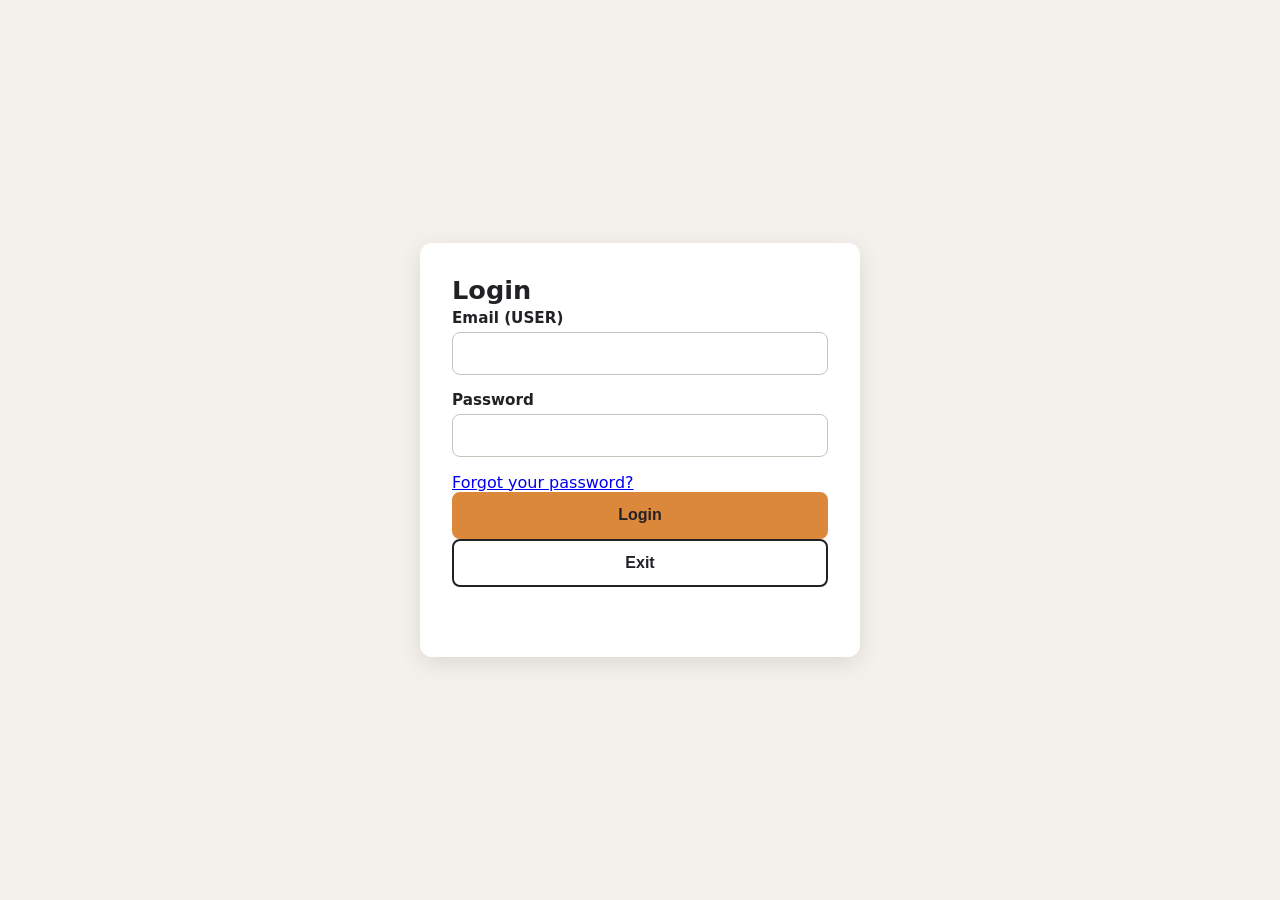
<file: mini-miner/login.html>
<!doctype html>
<html lang="en">
  <head>
    <meta charset="UTF-8" />
    <meta name="viewport" content="width=device-width, initial-scale=1.0" />
    <title>Login</title>
    <link href="./css/game.css" rel="stylesheet" />
    <script src="./js/main.js" defer></script>
  </head>
  <body>
    <main class="card">
      <h1>Login</h1>

      <form id="loginForm">
        <div class="field">
          <label for="email">Email (USER)</label>
          <input type="email" id="email" name="email" required/>
        </div>

        <div class="field">
          <label for="password">Password</label>
          <input type="password" id="password" name="password" required/>
        </div>

        <a href="forgotPassword.html">Forgot your password?</a>

        <button type="submit" class="btn primary">Login</button>
        <button type="button" class="btn secondary">Exit</button>

        <p id="message" role="status"></p>
      </form>
    </main>
  </body>
</html>
</file>
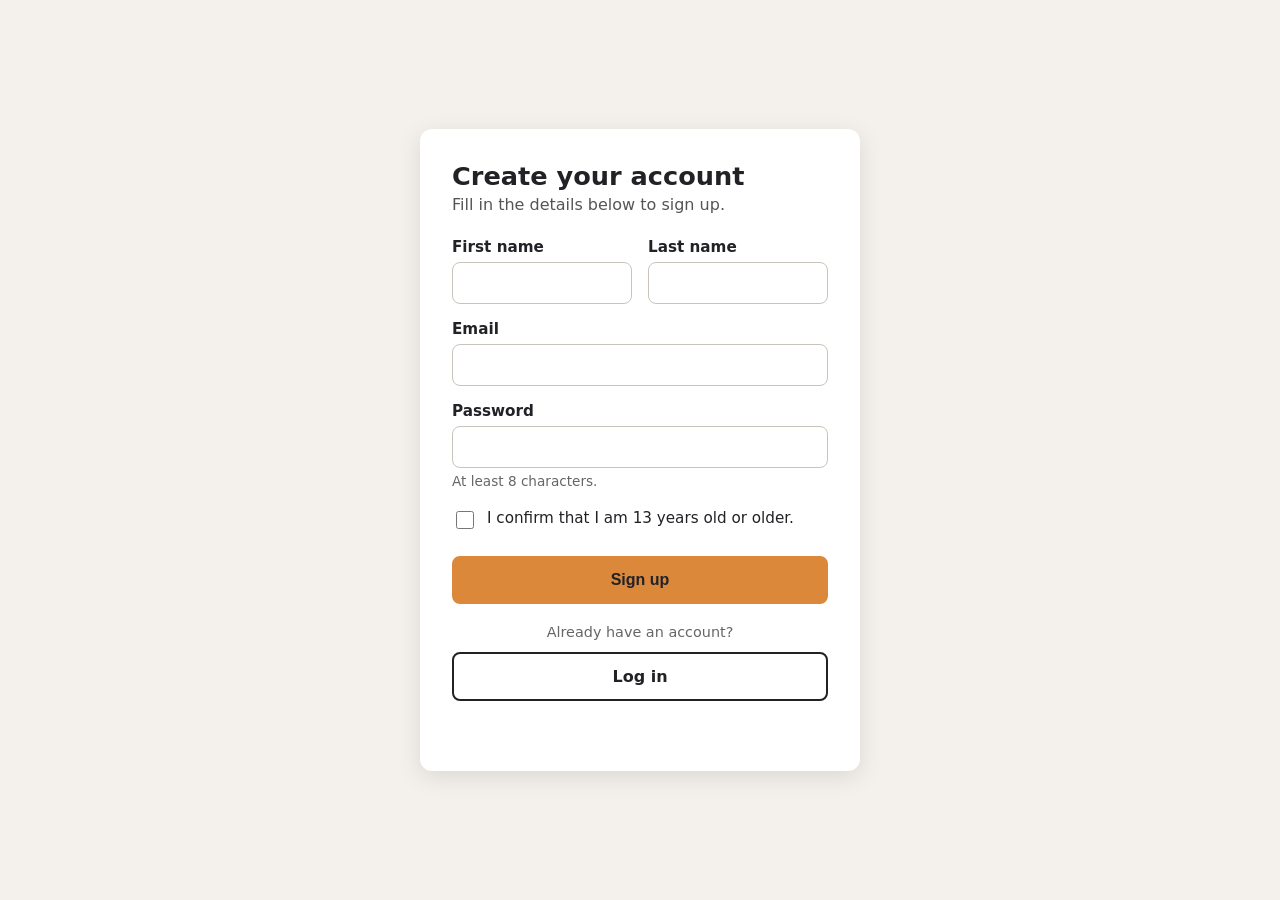
<file: mini-miner/signup.html>
<!DOCTYPE html>
<html lang="en">
<head>
    <meta charset="UTF-8">
    <meta name="viewport" content="width=device-width, initial-scale=1.0">
    <title>Sign up</title>
    <link rel="stylesheet" href="./css/game.css">
    <script src="./js/main.js" defer></script>
</head>
<body>
    <main class="card">
        <h1>Create your account</h1>
        <p class="subtitle">Fill in the details below to sign up.</p>

        <form id="signupForm">
            <div class="row">
                <div class="field">
                    <label for="firstName">First name</label>
                    <input type="text" id="firstName" name="firstName" autocomplete="given-name" required>
                </div>
                <div class="field">
                    <label for="lastName">Last name</label>
                    <input type="text" id="lastName" name="lastName" autocomplete="family-name" required>
                </div>
            </div>

            <div class="field">
                <label for="email">Email</label>
                <input type="email" id="email" name="email" autocomplete="email" required>
            </div>

            <div class="field">
                <label for="password">Password</label>
                <input type="password" id="password" name="password" autocomplete="new-password"
                       minlength="8" required aria-describedby="passwordHint">
                <span class="hint" id="passwordHint">At least 8 characters.</span>
            </div>

            <div class="check">
                <input type="checkbox" id="age" name="age" required>
                <label for="age">I confirm that I am 13 years old or older.</label>
            </div>

            <button type="submit" class="btn primary">Sign up</button>

            <p class="divider">Already have an account?</p>
            <a href="login.html" class="btn secondary">Log in</a>

            <p id="message" role="status"></p>
        </form>
    </main>
</body>
</html>
</file>
<file: mini-miner/css/game.css>
*, *::before, *::after { box-sizing: border-box; }

body {
    margin: 0;
    min-height: 100vh;
    display: flex;
    align-items: center;
    justify-content: center;
    padding: 1.5rem;
    background: #f4f1ec;
    color: #222226;
    font-family: system-ui, -apple-system, "Segoe UI", Arial, sans-serif;
}
body 


.card {
    width: 100%;
    max-width: 440px;
    padding: 2rem;
    background: #ffffff;
    border-radius: 12px;
    box-shadow: 0 6px 24px rgba(0, 0, 0, 0.1);
}

h1 { margin: 0 0 0.25rem; font-size: 1.6rem; }
.subtitle { margin: 0 0 1.5rem; color: #555; }

.row { display: grid; grid-template-columns: 1fr 1fr; gap: 1rem; }
.field { margin-bottom: 1rem; }

label { display: block; margin-bottom: 0.35rem; font-weight: 600; font-size: 0.95rem; }

input[type="text"],
input[type="email"],
input[type="password"] {
    width: 100%;
    padding: 0.7rem 0.8rem;
    border: 1.5px solid #c9c4bb;
    border-radius: 8px;
    font-size: 1rem;
}
input:focus-visible {
    outline: 3px solid #dc883a;
    outline-offset: 1px;
    border-color: #dc883a;
}

.hint { display: block; margin-top: 0.3rem; font-size: 0.85rem; color: #666; }

.check { display: flex; gap: 0.6rem; align-items: flex-start; margin: 1.25rem 0 1.5rem; }
.check input { width: 1.15rem; height: 1.15rem; margin-top: 0.15rem; accent-color: #dc883a; }
.check label { margin: 0; font-weight: 400; }

.btn {
    display: block;
    width: 100%;
    padding: 0.8rem 1rem;
    border-radius: 8px;
    font-size: 1rem;
    font-weight: 700;
    text-align: center;
    text-decoration: none;
    cursor: pointer;
}
.btn.primary { border: 2px solid #dc883a; background: #dc883a; color: #222226; }
.btn.primary:hover { background: #c97a2f; border-color: #c97a2f; }
.btn.secondary { border: 2px solid #222226; background: transparent; color: #222226; }
.btn.secondary:hover { background: #222226; color: #ffffff; }
.btn:focus-visible { outline: 3px solid #222226; outline-offset: 2px; }

.divider { margin: 1.25rem 0 0.75rem; text-align: center; color: #666; font-size: 0.9rem; }

#message { margin: 1rem 0 0; min-height: 1.4em; font-weight: 600; color: #1f7a3d; }

@media (max-width: 480px) {
    .row { grid-template-columns: 1fr; gap: 0; }
    .card { padding: 1.5rem; }
}
</file>
